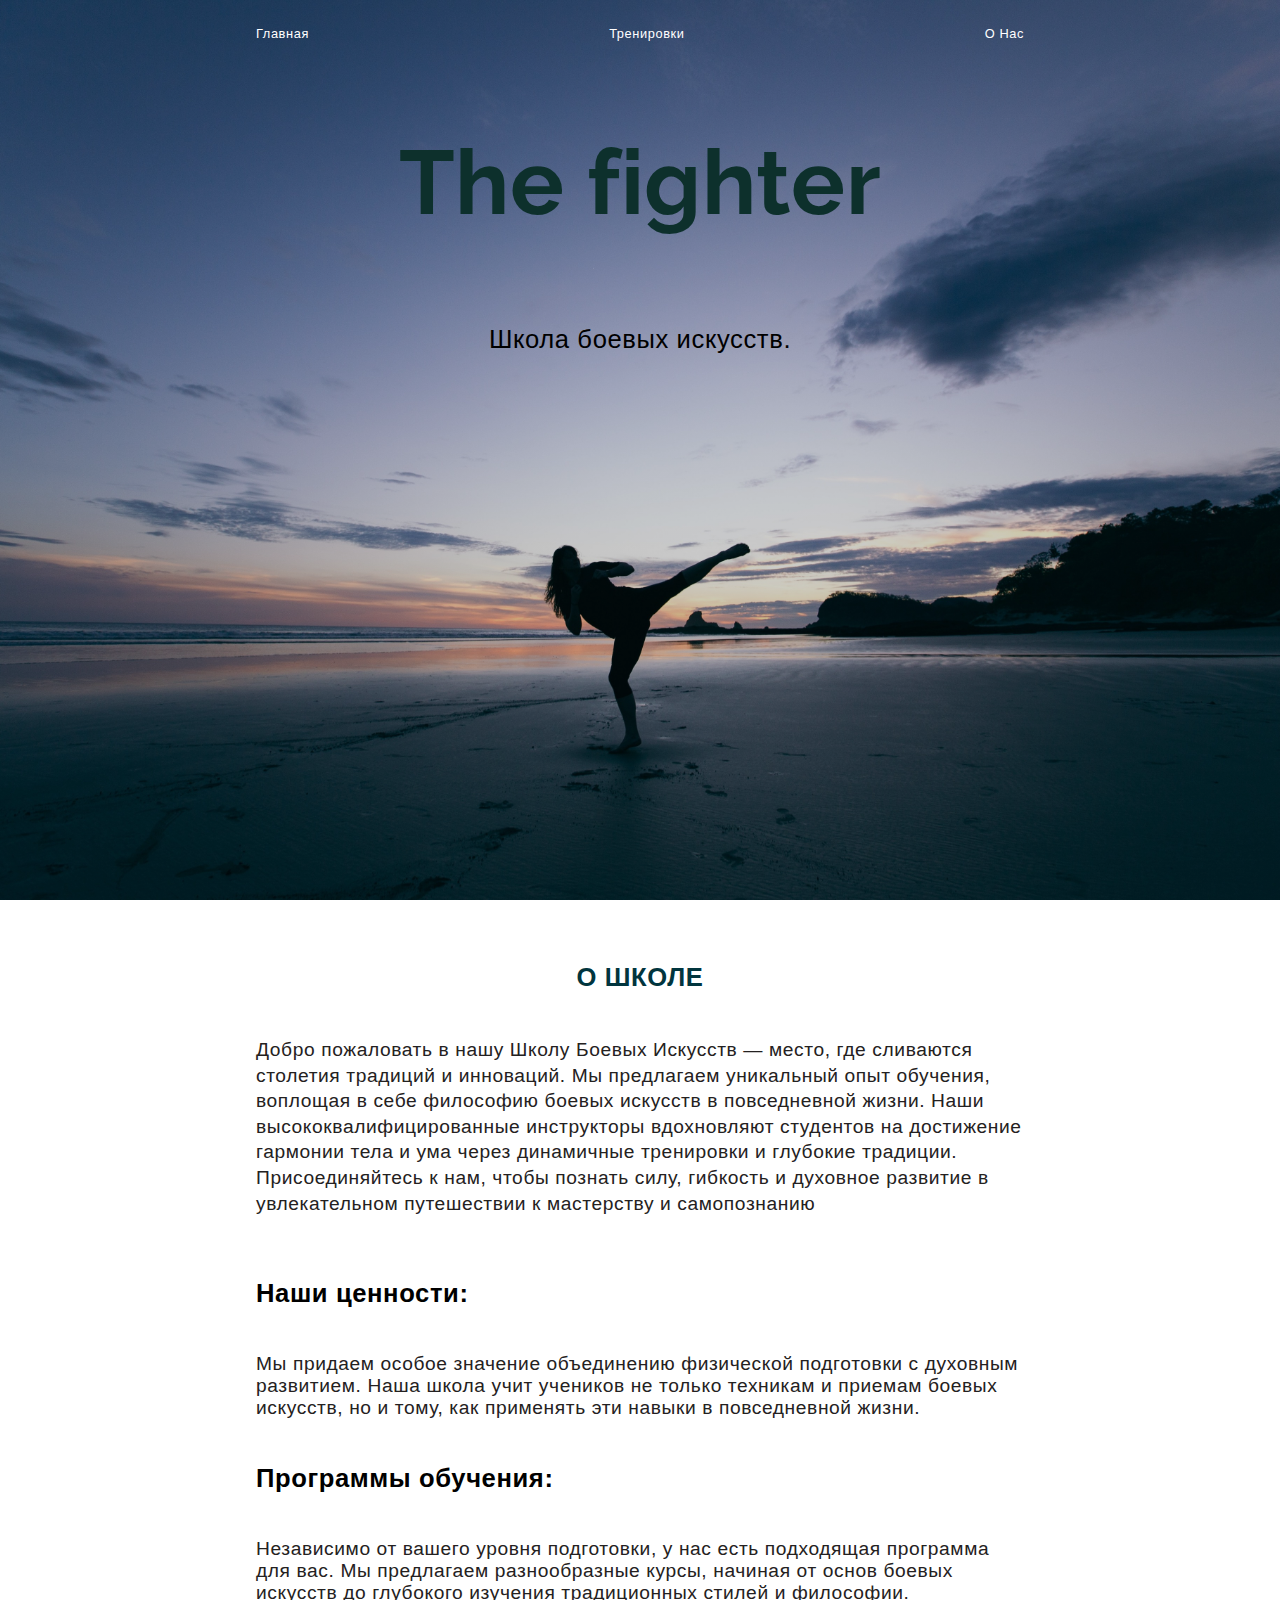
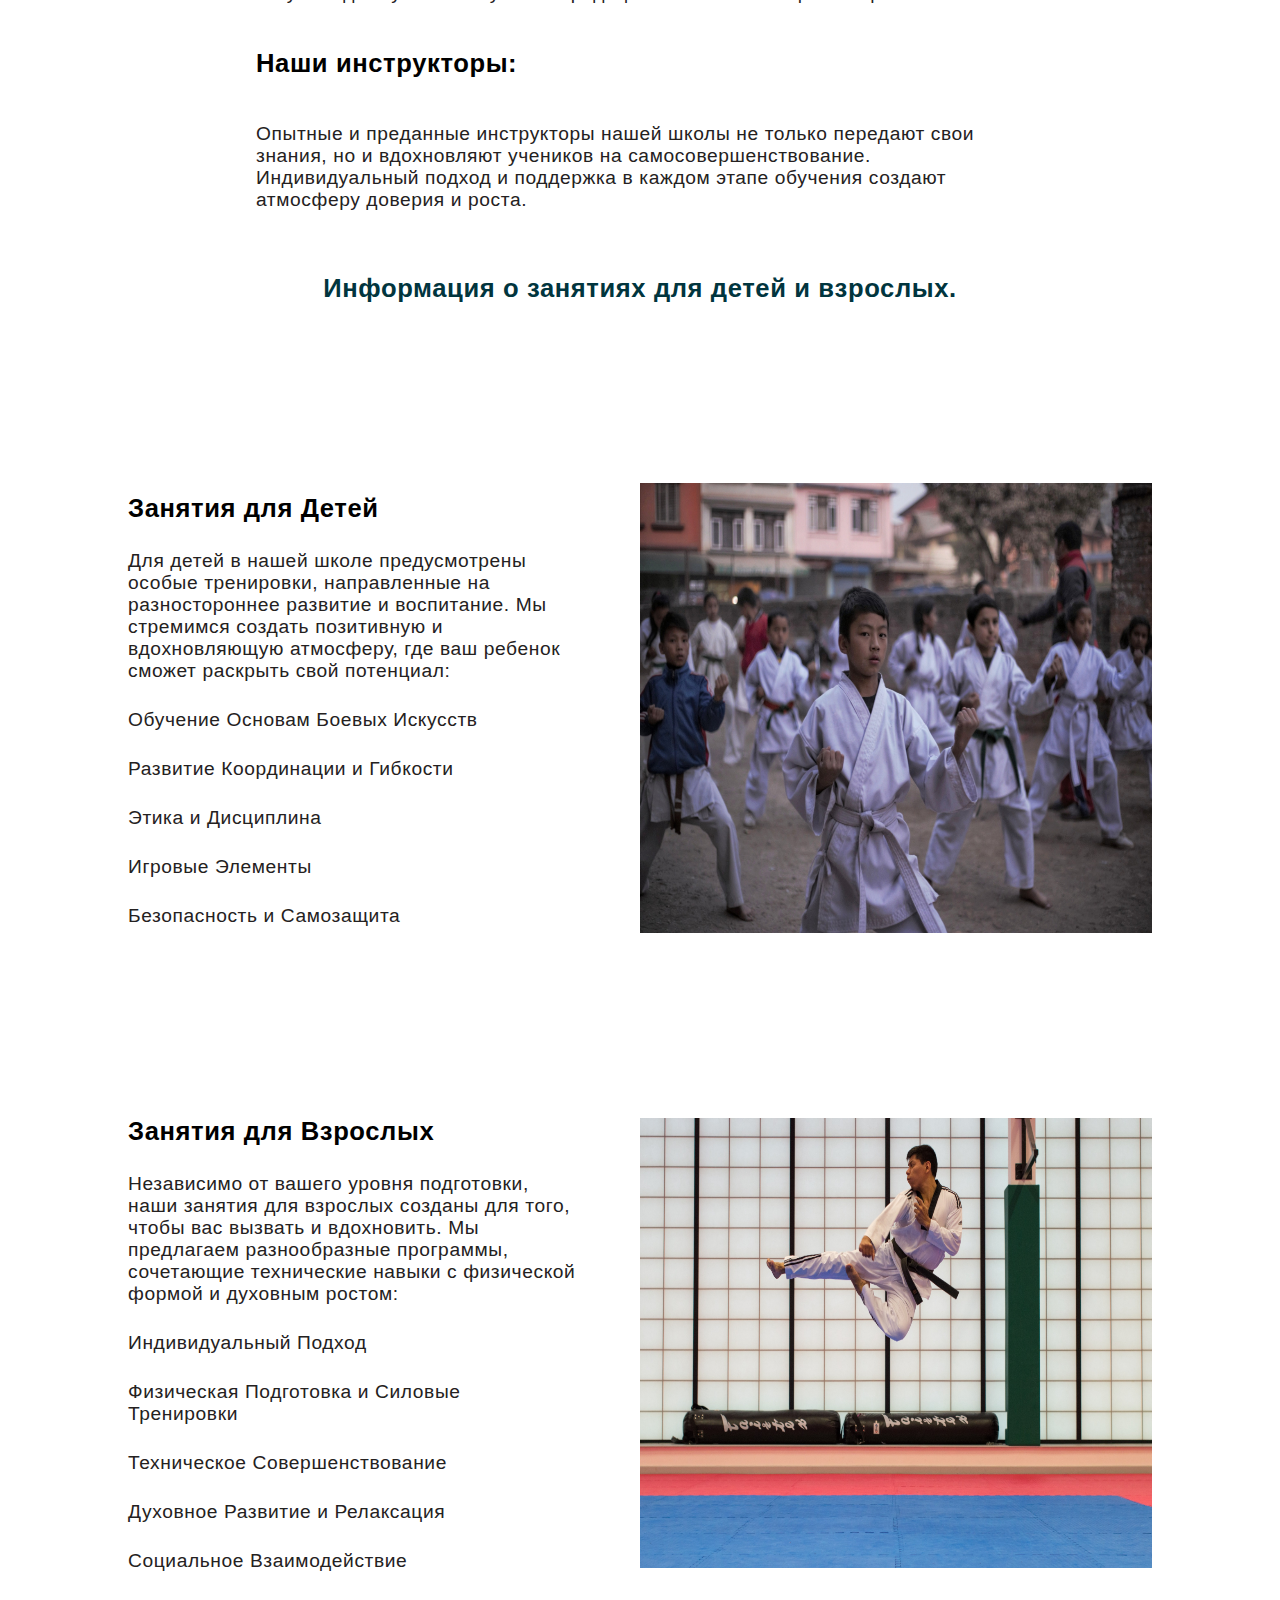
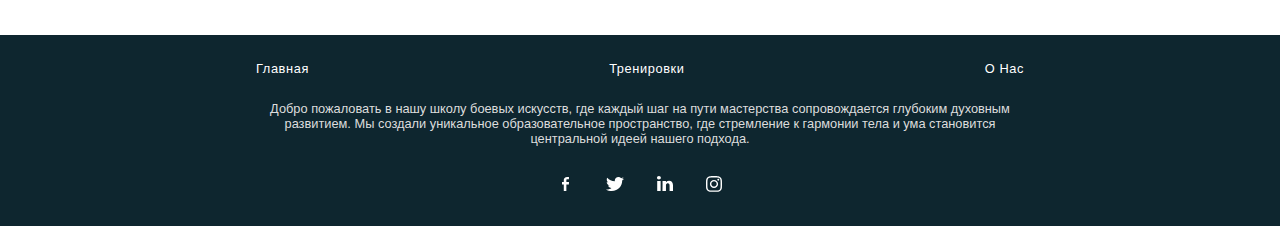
<file: index.html>
<!DOCTYPE html>
<html lang="en">
<head>
    <meta charset="UTF-8">
    <meta name="viewport" content="width=device-width, initial-scale=1.0">
    <link rel="stylesheet" href="style/reset.css">
    <link rel="stylesheet" href="style/fonts.css">
    <link rel="stylesheet" href="style/style.css">
    <title>The fighter - Школа боевых искусств.</title>
</head>
<body>
    <header>
        <nav>
            <a href="index.html">Главная</a>
            <a href="page2.html">Тренировки</a>
            <a href="page3.html">О Нас</a>
        </nav>
        <div class="header-title">
            <p>The fighter</p>
        </div>
        <div class="header-caption">
            <p>Школа боевых искусств.</p>
        </div>
    </header>
    <div class="zeno-block">
        <div class="tsugino-block">
            <div class="title">
                <p>О ШКОЛЕ</p>
            </div>
            <div class="caption">
                <p>Добро пожаловать в нашу Школу Боевых Искусств — место, где сливаются столетия традиций и инноваций. Мы предлагаем уникальный опыт обучения, воплощая в себе философию боевых искусств в повседневной жизни. Наши высококвалифицированные инструкторы вдохновляют студентов на достижение гармонии тела и ума через динамичные тренировки и глубокие традиции. Присоединяйтесь к нам, чтобы познать силу, гибкость и духовное развитие в увлекательном путешествии к мастерству и самопознанию</p>
            </div>
        </div>
    </div>
    <div class="zeno-block">
        <div class="tsugino-block">
            <div class="milk-chan">
                <p class="rustyshka">Наши ценности:</p>
                <p class="treska">Мы придаем особое значение объединению физической подготовки с духовным развитием. Наша школа учит учеников не только техникам и приемам боевых искусств, но и тому, как применять эти навыки в повседневной жизни.</p>
            </div>
        </div>
        <div class="tsugino-block">
            <div class="milk-chan">
                <p class="rustyshka">Программы обучения:</p>
                <p class="treska">Независимо от вашего уровня подготовки, у нас есть подходящая программа для вас. Мы предлагаем разнообразные курсы, начиная от основ боевых искусств до глубокого изучения традиционных стилей и философии.</p>
            </div>
        </div>
        <div class="tsugino-block">
            <div class="milk-chan">
                <p class="rustyshka">Наши инструкторы:</p>
                <p class="treska">Опытные и преданные инструкторы нашей школы не только передают свои знания, но и вдохновляют учеников на самосовершенствование. Индивидуальный подход и поддержка в каждом этапе обучения создают атмосферу доверия и роста.</p>
            </div>
        </div>
    </div>
    <div class="zeno-block" style="gap: 20vh;">
        <div class="title">
            <p>Информация о занятиях для детей и взрослых.</p>
        </div>
        <div class="text-img-block">
            <div class="text-block">
                <p class="rustyshka">Занятия для Детей</p>
                <p class="treska">Для детей в нашей школе предусмотрены особые тренировки, направленные на разностороннее развитие и воспитание. Мы стремимся создать позитивную и вдохновляющую атмосферу, где ваш ребенок сможет раскрыть свой потенциал:</p>
                <p class="treska">Обучение Основам Боевых Искусств</p>
                <p class="treska">Развитие Координации и Гибкости</p>
                <p class="treska">Этика и Дисциплина</p>
                <p class="treska">Игровые Элементы</p>
                <p class="treska">Безопасность и Самозащита</p>
            </div>
            <div class="img-block">
                <img src="img/brasil-phonk.jpg" alt="">
            </div>
        </div>
        <div class="text-img-block">
            <div class="text-block">
                <p class="rustyshka">Занятия для Взрослых</p>
                <p class="treska">Независимо от вашего уровня подготовки, наши занятия для взрослых созданы для того, чтобы вас вызвать и вдохновить. Мы предлагаем разнообразные программы, сочетающие технические навыки с физической формой и духовным ростом:</p>
                <p class="treska">Индивидуальный Подход</p>
                <p class="treska">Физическая Подготовка и Силовые Тренировки</p>
                <p class="treska">Техническое Совершенствование</p>
                <p class="treska">Духовное Развитие и Релаксация</p>
                <p class="treska">Социальное Взаимодействие</p>
            </div>
            <div class="img-block">
                <img src="img/fly.jpg" alt="">
            </div>
        </div>
    </div>
    <footer>
        <nav>
            <a href="index.html">Главная</a>
            <a href="page2.html">Тренировки</a>
            <a href="page3.html">О Нас</a>
        </nav>
        <div class="description">
            <p>Добро пожаловать в нашу школу боевых искусств, где каждый шаг на пути мастерства сопровождается глубоким духовным развитием. Мы создали уникальное образовательное пространство, где стремление к гармонии тела и ума становится центральной идеей нашего подхода.</p>
        </div>
        <div class="links">
            <a href="#"><img src="img/svg/Group 85.svg" alt=""></a>
            <a href="#"><img src="img/svg/Group 86.svg" alt=""></a>
            <a href="#"><img src="img/svg/Group 87.svg" alt=""></a>
            <a href="#"><img src="img/svg/Group 88.svg" alt=""></a>
            
        </div>
    </footer>
</body>
</html>
</file>
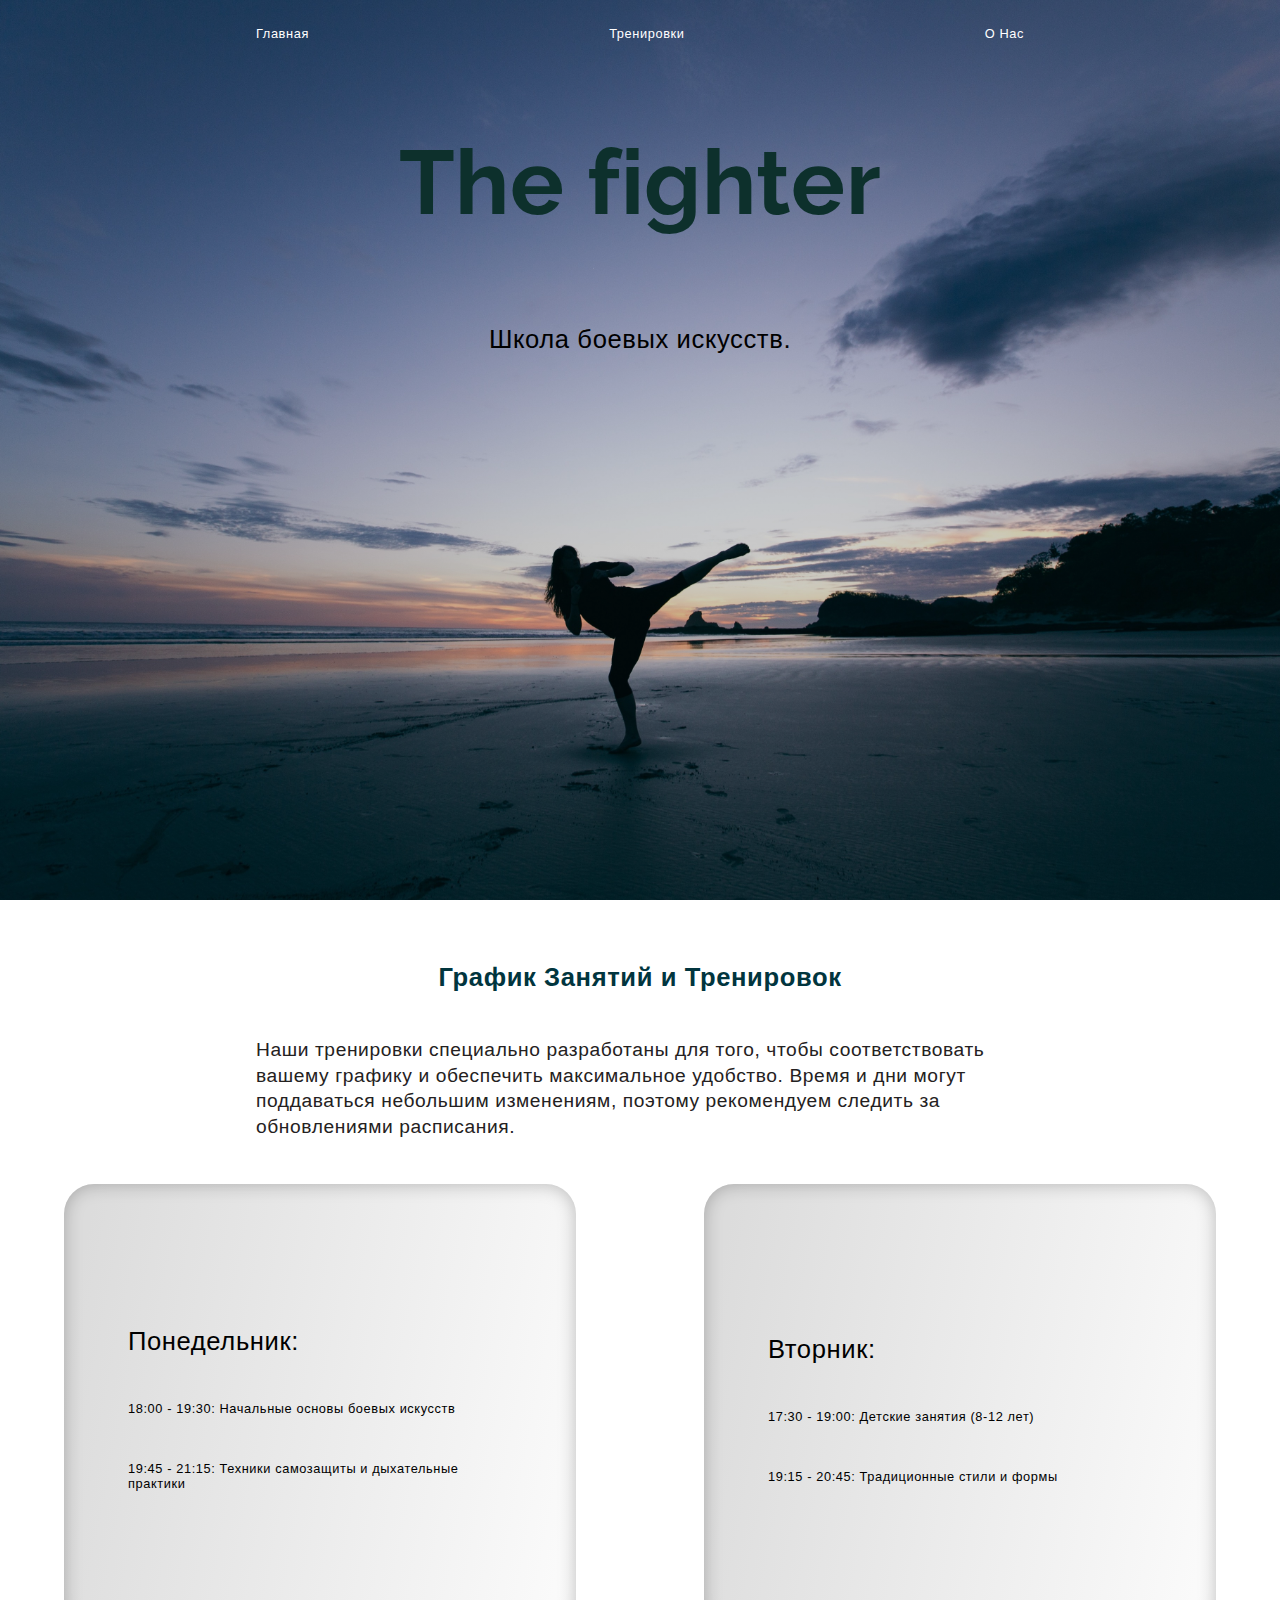
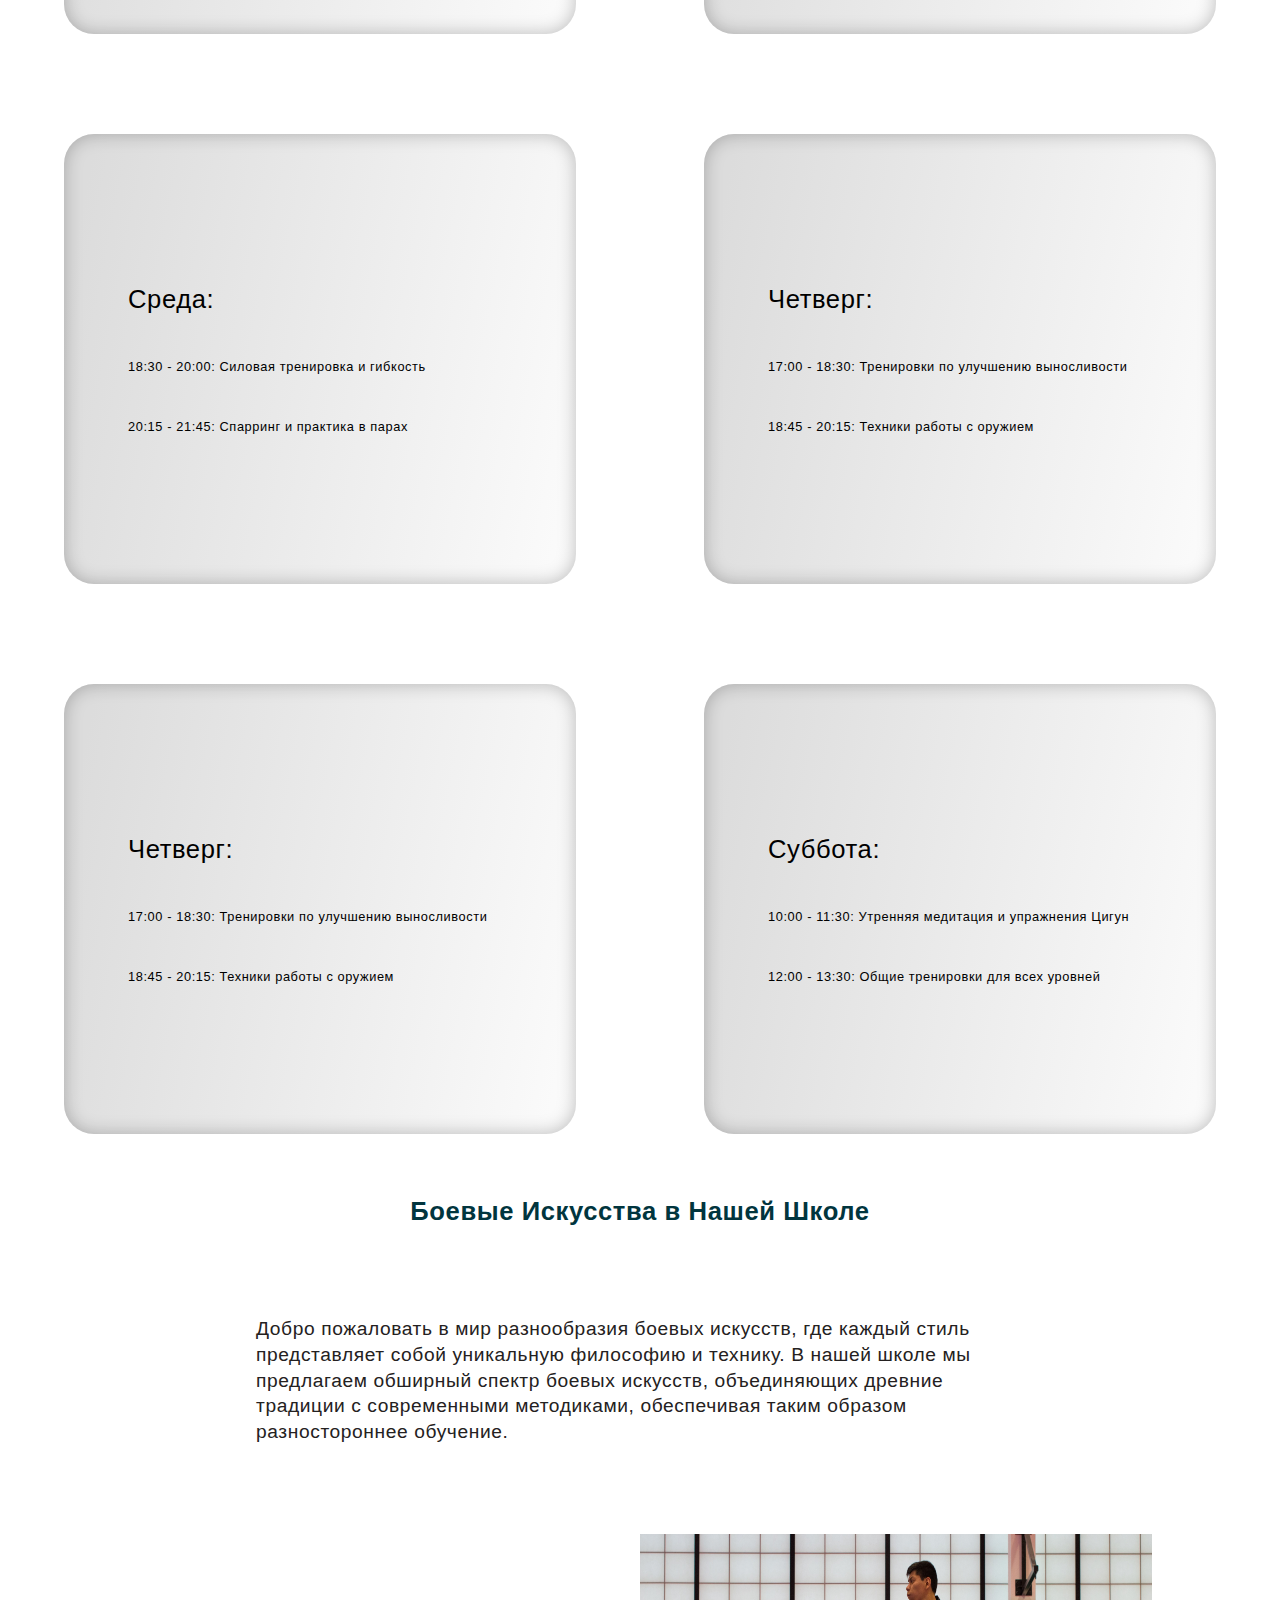
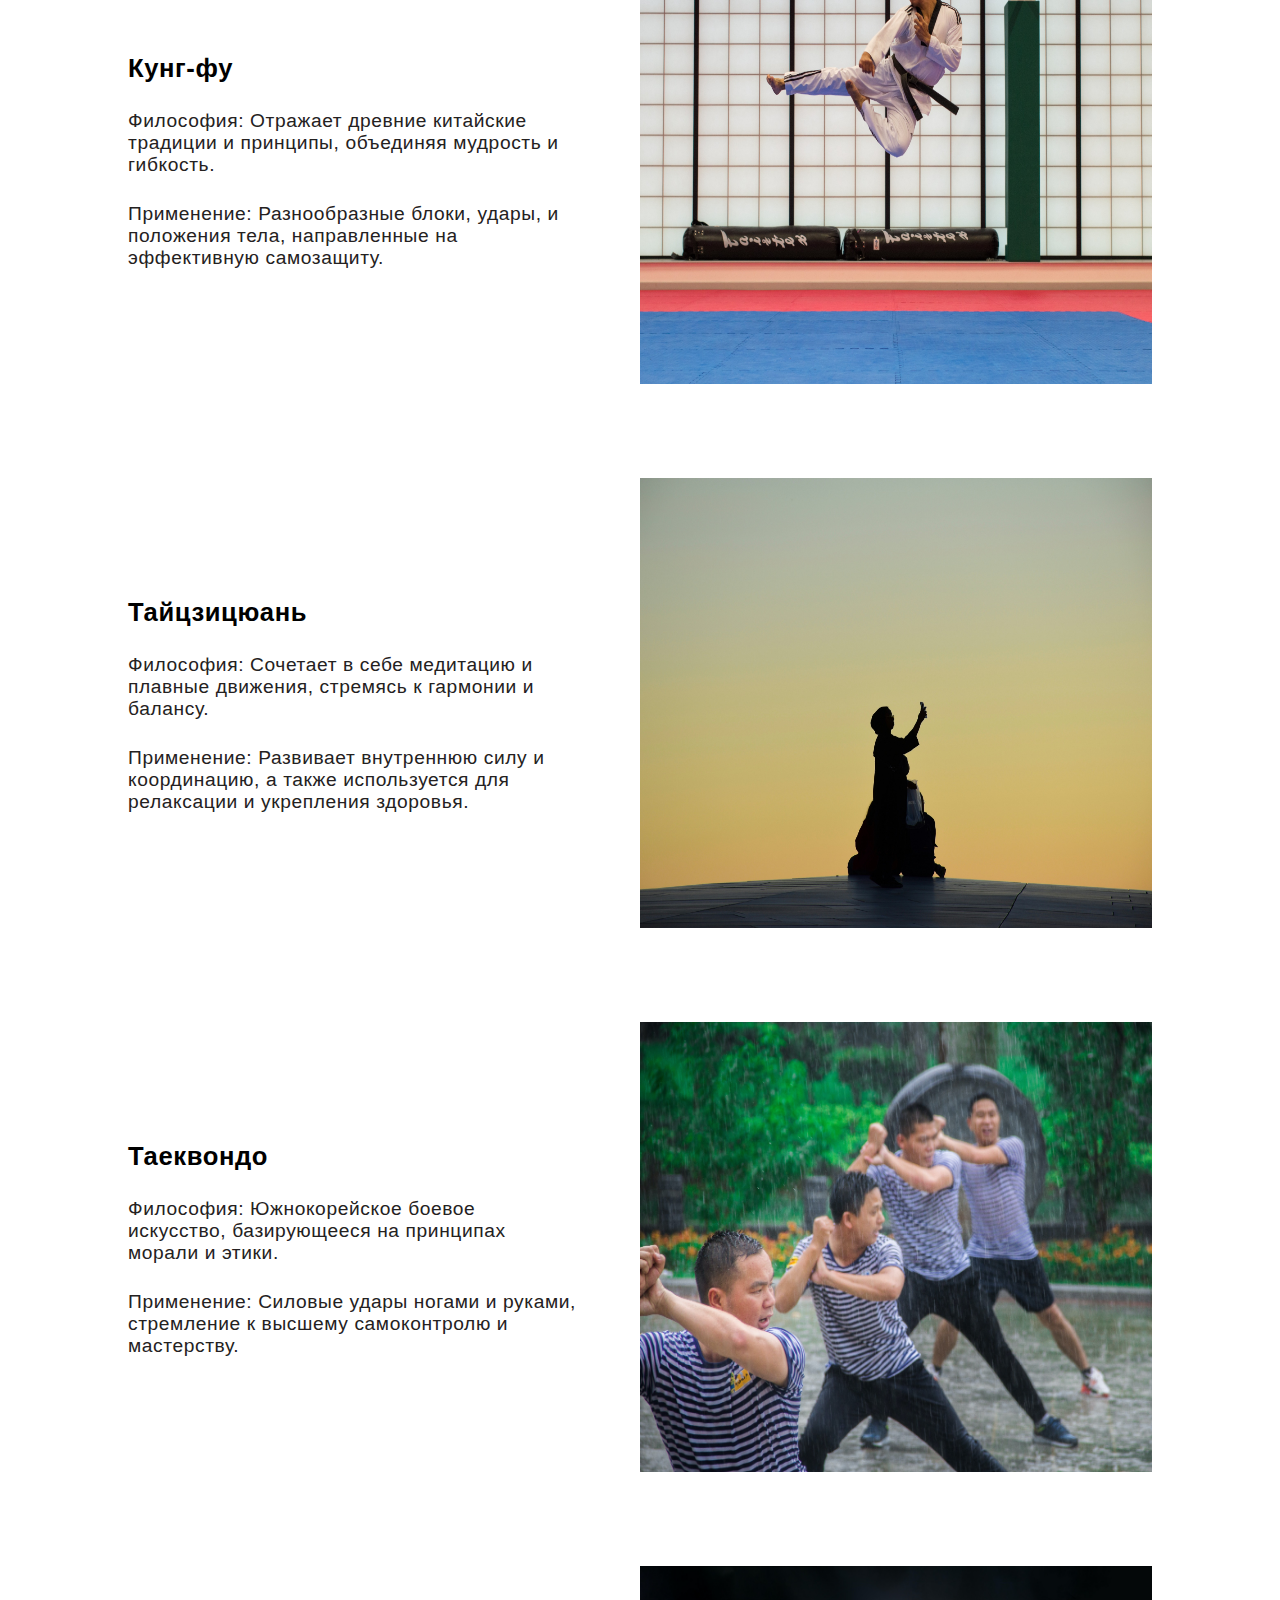
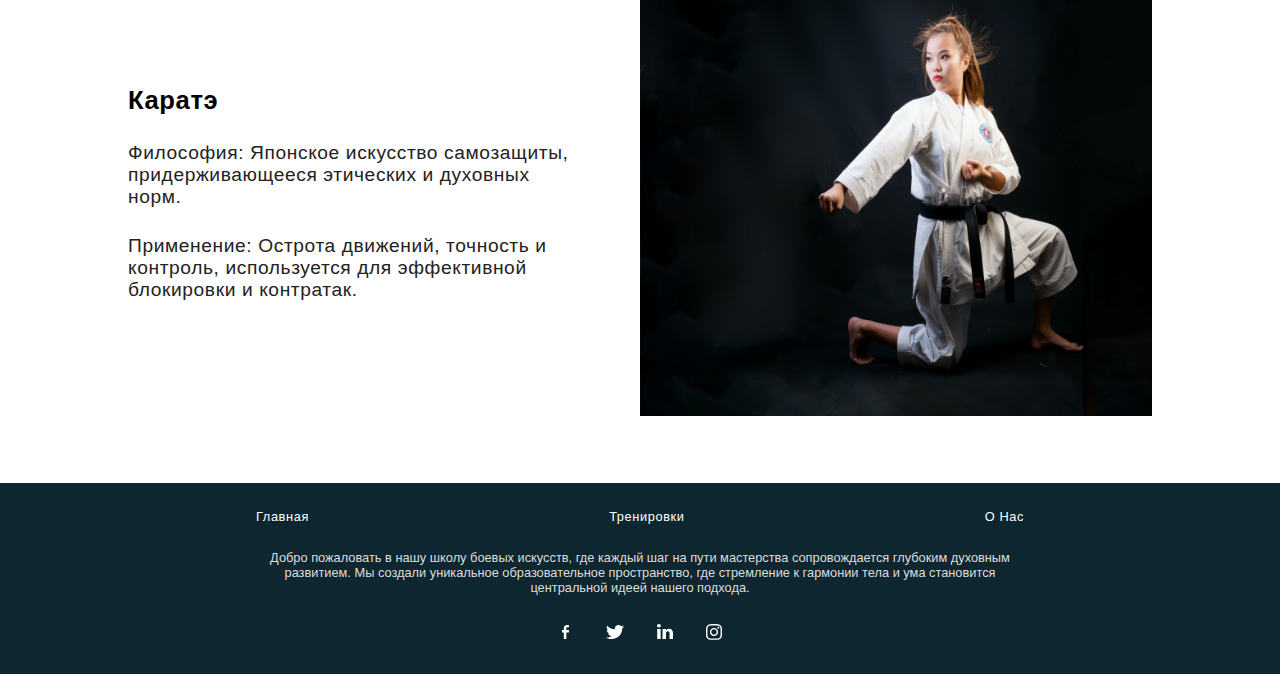
<file: page2.html>
<!DOCTYPE html>
<html lang="en">
<head>
    <meta charset="UTF-8">
    <meta name="viewport" content="width=device-width, initial-scale=1.0">
    <link rel="stylesheet" href="style/reset.css">
    <link rel="stylesheet" href="style/fonts.css">
    <link rel="stylesheet" href="style/style.css">
    <title>The fighter - Тренировоки.</title>
</head>
<body>
    <header>
        <nav>
            <a href="index.html">Главная</a>
            <a href="page2.html">Тренировки</a>
            <a href="page3.html">О Нас</a>
        </nav>
        <div class="header-title">
            <p>The fighter</p>
        </div>
        <div class="header-caption">
            <p>Школа боевых искусств.</p>
        </div>
    </header>
    

    <div class="zeno-block">
        <div class="title">
            <p>График Занятий и Тренировок</p>
        </div>
        <div class="caption">
            <p>Наши тренировки специально разработаны для того, чтобы соответствовать вашему графику и обеспечить максимальное удобство. Время и дни могут поддаваться небольшим изменениям, поэтому рекомендуем следить за обновлениями расписания.</p>
        </div>
        
        <div class="zeno-flex">
            <section>
                <p class="rustyshka">Понедельник:</p>
                <p class="treska">18:00 - 19:30: Начальные основы боевых искусств</p>
                <p class="treska">19:45 - 21:15: Техники самозащиты и дыхательные практики</p>
            </section>
            <section>
                <p class="rustyshka">Вторник:</p>
                <p class="treska">17:30 - 19:00: Детские занятия (8-12 лет)</p>
                <p class="treska">19:15 - 20:45: Традиционные стили и формы</p>
            </section>
            <section>
                <p class="rustyshka">Среда:</p>
                <p class="treska">18:30 - 20:00: Силовая тренировка и гибкость</p>
                <p class="treska">20:15 - 21:45: Спарринг и практика в парах</p>
            </section>
            <section>
                <p class="rustyshka">Четверг:</p>
                <p class="treska">17:00 - 18:30: Тренировки по улучшению выносливости</p>
                <p class="treska">18:45 - 20:15: Техники работы с оружием</p>
            </section>
            <section>
                <p class="rustyshka">Четверг:</p>
                <p class="treska">17:00 - 18:30: Тренировки по улучшению выносливости</p>
                <p class="treska">18:45 - 20:15: Техники работы с оружием</p>
            </section>
            <section>
                <p class="rustyshka">Суббота:</p>
                <p class="treska">10:00 - 11:30: Утренняя медитация и упражнения Цигун</p>
                <p class="treska">12:00 - 13:30: Общие тренировки для всех уровней</p>
            </section>
            
        </div>
    </div>


    <div class="zeno-block" style="gap: 10vh;">
        <div class="title">
            <p>Боевые Искусства в Нашей Школе</p>
        </div>
        <div class="caption">
            <p>Добро пожаловать в мир разнообразия боевых искусств, где каждый стиль представляет собой уникальную философию и технику. В нашей школе мы предлагаем обширный спектр боевых искусств, объединяющих древние традиции с современными методиками, обеспечивая таким образом разностороннее обучение.</p>
        </div>
        <div class="text-img-block">
            <div class="text-block">
                <p class="rustyshka">Кунг-фу</p>
                <p class="treska">Философия: Отражает древние китайские традиции и принципы, объединяя мудрость и гибкость.</p>
                <p class="treska">Применение: Разнообразные блоки, удары, и положения тела, направленные на эффективную самозащиту.</p>
            </div>
            <div class="img-block">
                <img src="img/fly.jpg" alt="">
            </div>
        </div>
        <div class="text-img-block">
            <div class="text-block">
                <p class="rustyshka">Тайцзицюань</p>
                <p class="treska">Философия: Сочетает в себе медитацию и плавные движения, стремясь к гармонии и балансу.</p>
                <p class="treska">Применение: Развивает внутреннюю силу и координацию, а также используется для релаксации и укрепления здоровья.</p>
            </div>
            <div class="img-block">
                <img src="img/c0abad4ce43f775b6744c43915ffebe0.jpg" alt="">
            </div>
        </div>
        <div class="text-img-block">
            <div class="text-block">
                <p class="rustyshka">Таеквондо</p>
                <p class="treska">Философия: Южнокорейское боевое искусство, базирующееся на принципах морали и этики.</p>
                <p class="treska">Применение: Силовые удары ногами и руками, стремление к высшему самоконтролю и мастерству.</p>
            </div>
            <div class="img-block">
                <img src="img/0fcc8b89bf314ef5a6da969d6ecf7949.jpg" alt="">
            </div>
        </div>
        <div class="text-img-block">
            <div class="text-block">
                <p class="rustyshka">Каратэ</p>
                <p class="treska">Философия: Японское искусство самозащиты, придерживающееся этических и духовных норм.</p>
                <p class="treska">Применение: Острота движений, точность и контроль, используется для эффективной блокировки и контратак.</p>
            </div>
            <div class="img-block">
                <img src="img/28d53f2da864467ede1ba0fce3608fb5.jpg" alt="">
            </div>
        </div>
        
    </div>
    <footer>
        <nav>
            <a href="index.html">Главная</a>
            <a href="page2.html">Тренировки</a>
            <a href="page3.html">О Нас</a>
        </nav>
        <div class="description">
            <p>Добро пожаловать в нашу школу боевых искусств, где каждый шаг на пути мастерства сопровождается глубоким духовным развитием. Мы создали уникальное образовательное пространство, где стремление к гармонии тела и ума становится центральной идеей нашего подхода.</p>
        </div>
        <div class="links">
            <a href="#"><img src="img/svg/Group 85.svg" alt=""></a>
            <a href="#"><img src="img/svg/Group 86.svg" alt=""></a>
            <a href="#"><img src="img/svg/Group 87.svg" alt=""></a>
            <a href="#"><img src="img/svg/Group 88.svg" alt=""></a>
            
        </div>
    </footer>
</body>
</html>
</file>
<file: style/fonts.css>
/* roboto-condensed-100 - cyrillic_latin */
@font-face {
    font-display: swap; /* Check https://developer.mozilla.org/en-US/docs/Web/CSS/@font-face/font-display for other options. */
    font-family: 'Roboto Condensed';
    font-style: normal;
    font-weight: 100;
    src: url('../fonts/roboto-condensed-v27-cyrillic_latin-100.woff2') format('woff2'); /* Chrome 36+, Opera 23+, Firefox 39+, Safari 12+, iOS 10+ */
  }
  /* roboto-condensed-100italic - cyrillic_latin */
  @font-face {
    font-display: swap; /* Check https://developer.mozilla.org/en-US/docs/Web/CSS/@font-face/font-display for other options. */
    font-family: 'Roboto Condensed';
    font-style: italic;
    font-weight: 100;
    src: url('../fonts/roboto-condensed-v27-cyrillic_latin-100italic.woff2') format('woff2'); /* Chrome 36+, Opera 23+, Firefox 39+, Safari 12+, iOS 10+ */
  }
  /* roboto-condensed-200 - cyrillic_latin */
  @font-face {
    font-display: swap; /* Check https://developer.mozilla.org/en-US/docs/Web/CSS/@font-face/font-display for other options. */
    font-family: 'Roboto Condensed';
    font-style: normal;
    font-weight: 200;
    src: url('../fonts/roboto-condensed-v27-cyrillic_latin-200.woff2') format('woff2'); /* Chrome 36+, Opera 23+, Firefox 39+, Safari 12+, iOS 10+ */
  }
  /* roboto-condensed-200italic - cyrillic_latin */
  @font-face {
    font-display: swap; /* Check https://developer.mozilla.org/en-US/docs/Web/CSS/@font-face/font-display for other options. */
    font-family: 'Roboto Condensed';
    font-style: italic;
    font-weight: 200;
    src: url('../fonts/roboto-condensed-v27-cyrillic_latin-200italic.woff2') format('woff2'); /* Chrome 36+, Opera 23+, Firefox 39+, Safari 12+, iOS 10+ */
  }
  /* roboto-condensed-300 - cyrillic_latin */
  @font-face {
    font-display: swap; /* Check https://developer.mozilla.org/en-US/docs/Web/CSS/@font-face/font-display for other options. */
    font-family: 'Roboto Condensed';
    font-style: normal;
    font-weight: 300;
    src: url('../fonts/roboto-condensed-v27-cyrillic_latin-300.woff2') format('woff2'); /* Chrome 36+, Opera 23+, Firefox 39+, Safari 12+, iOS 10+ */
  }
  /* roboto-condensed-300italic - cyrillic_latin */
  @font-face {
    font-display: swap; /* Check https://developer.mozilla.org/en-US/docs/Web/CSS/@font-face/font-display for other options. */
    font-family: 'Roboto Condensed';
    font-style: italic;
    font-weight: 300;
    src: url('../fonts/roboto-condensed-v27-cyrillic_latin-300italic.woff2') format('woff2'); /* Chrome 36+, Opera 23+, Firefox 39+, Safari 12+, iOS 10+ */
  }
  /* roboto-condensed-regular - cyrillic_latin */
  @font-face {
    font-display: swap; /* Check https://developer.mozilla.org/en-US/docs/Web/CSS/@font-face/font-display for other options. */
    font-family: 'Roboto Condensed';
    font-style: normal;
    font-weight: 400;
    src: url('../fonts/roboto-condensed-v27-cyrillic_latin-regular.woff2') format('woff2'); /* Chrome 36+, Opera 23+, Firefox 39+, Safari 12+, iOS 10+ */
  }
  /* roboto-condensed-italic - cyrillic_latin */
  @font-face {
    font-display: swap; /* Check https://developer.mozilla.org/en-US/docs/Web/CSS/@font-face/font-display for other options. */
    font-family: 'Roboto Condensed';
    font-style: italic;
    font-weight: 400;
    src: url('../fonts/roboto-condensed-v27-cyrillic_latin-italic.woff2') format('woff2'); /* Chrome 36+, Opera 23+, Firefox 39+, Safari 12+, iOS 10+ */
  }
  /* roboto-condensed-500 - cyrillic_latin */
  @font-face {
    font-display: swap; /* Check https://developer.mozilla.org/en-US/docs/Web/CSS/@font-face/font-display for other options. */
    font-family: 'Roboto Condensed';
    font-style: normal;
    font-weight: 500;
    src: url('../fonts/roboto-condensed-v27-cyrillic_latin-500.woff2') format('woff2'); /* Chrome 36+, Opera 23+, Firefox 39+, Safari 12+, iOS 10+ */
  }
  /* roboto-condensed-500italic - cyrillic_latin */
  @font-face {
    font-display: swap; /* Check https://developer.mozilla.org/en-US/docs/Web/CSS/@font-face/font-display for other options. */
    font-family: 'Roboto Condensed';
    font-style: italic;
    font-weight: 500;
    src: url('../fonts/roboto-condensed-v27-cyrillic_latin-500italic.woff2') format('woff2'); /* Chrome 36+, Opera 23+, Firefox 39+, Safari 12+, iOS 10+ */
  }
  /* roboto-condensed-600 - cyrillic_latin */
  @font-face {
    font-display: swap; /* Check https://developer.mozilla.org/en-US/docs/Web/CSS/@font-face/font-display for other options. */
    font-family: 'Roboto Condensed';
    font-style: normal;
    font-weight: 600;
    src: url('../fonts/roboto-condensed-v27-cyrillic_latin-600.woff2') format('woff2'); /* Chrome 36+, Opera 23+, Firefox 39+, Safari 12+, iOS 10+ */
  }
  /* roboto-condensed-600italic - cyrillic_latin */
  @font-face {
    font-display: swap; /* Check https://developer.mozilla.org/en-US/docs/Web/CSS/@font-face/font-display for other options. */
    font-family: 'Roboto Condensed';
    font-style: italic;
    font-weight: 600;
    src: url('../fonts/roboto-condensed-v27-cyrillic_latin-600italic.woff2') format('woff2'); /* Chrome 36+, Opera 23+, Firefox 39+, Safari 12+, iOS 10+ */
  }
  /* roboto-condensed-700 - cyrillic_latin */
  @font-face {
    font-display: swap; /* Check https://developer.mozilla.org/en-US/docs/Web/CSS/@font-face/font-display for other options. */
    font-family: 'Roboto Condensed';
    font-style: normal;
    font-weight: 700;
    src: url('../fonts/roboto-condensed-v27-cyrillic_latin-700.woff2') format('woff2'); /* Chrome 36+, Opera 23+, Firefox 39+, Safari 12+, iOS 10+ */
  }
  /* roboto-condensed-700italic - cyrillic_latin */
  @font-face {
    font-display: swap; /* Check https://developer.mozilla.org/en-US/docs/Web/CSS/@font-face/font-display for other options. */
    font-family: 'Roboto Condensed';
    font-style: italic;
    font-weight: 700;
    src: url('../fonts/roboto-condensed-v27-cyrillic_latin-700italic.woff2') format('woff2'); /* Chrome 36+, Opera 23+, Firefox 39+, Safari 12+, iOS 10+ */
  }
  /* roboto-condensed-800 - cyrillic_latin */
  @font-face {
    font-display: swap; /* Check https://developer.mozilla.org/en-US/docs/Web/CSS/@font-face/font-display for other options. */
    font-family: 'Roboto Condensed';
    font-style: normal;
    font-weight: 800;
    src: url('../fonts/roboto-condensed-v27-cyrillic_latin-800.woff2') format('woff2'); /* Chrome 36+, Opera 23+, Firefox 39+, Safari 12+, iOS 10+ */
  }
  /* roboto-condensed-800italic - cyrillic_latin */
  @font-face {
    font-display: swap; /* Check https://developer.mozilla.org/en-US/docs/Web/CSS/@font-face/font-display for other options. */
    font-family: 'Roboto Condensed';
    font-style: italic;
    font-weight: 800;
    src: url('../fonts/roboto-condensed-v27-cyrillic_latin-800italic.woff2') format('woff2'); /* Chrome 36+, Opera 23+, Firefox 39+, Safari 12+, iOS 10+ */
  }
  /* roboto-condensed-900 - cyrillic_latin */
  @font-face {
    font-display: swap; /* Check https://developer.mozilla.org/en-US/docs/Web/CSS/@font-face/font-display for other options. */
    font-family: 'Roboto Condensed';
    font-style: normal;
    font-weight: 900;
    src: url('../fonts/roboto-condensed-v27-cyrillic_latin-900.woff2') format('woff2'); /* Chrome 36+, Opera 23+, Firefox 39+, Safari 12+, iOS 10+ */
  }
  /* roboto-condensed-900italic - cyrillic_latin */
  @font-face {
    font-display: swap; /* Check https://developer.mozilla.org/en-US/docs/Web/CSS/@font-face/font-display for other options. */
    font-family: 'Roboto Condensed';
    font-style: italic;
    font-weight: 900;
    src: url('../fonts/roboto-condensed-v27-cyrillic_latin-900italic.woff2') format('woff2'); /* Chrome 36+, Opera 23+, Firefox 39+, Safari 12+, iOS 10+ */
  }


  /* raleway-100 - cyrillic_latin */
@font-face {
  font-display: swap; /* Check https://developer.mozilla.org/en-US/docs/Web/CSS/@font-face/font-display for other options. */
  font-family: 'Raleway';
  font-style: normal;
  font-weight: 100;
  src: url('../fonts/raleway-v29-cyrillic_latin-100.woff2') format('woff2'); /* Chrome 36+, Opera 23+, Firefox 39+, Safari 12+, iOS 10+ */
}
/* raleway-100italic - cyrillic_latin */
@font-face {
  font-display: swap; /* Check https://developer.mozilla.org/en-US/docs/Web/CSS/@font-face/font-display for other options. */
  font-family: 'Raleway';
  font-style: italic;
  font-weight: 100;
  src: url('../fonts/raleway-v29-cyrillic_latin-100italic.woff2') format('woff2'); /* Chrome 36+, Opera 23+, Firefox 39+, Safari 12+, iOS 10+ */
}
/* raleway-200 - cyrillic_latin */
@font-face {
  font-display: swap; /* Check https://developer.mozilla.org/en-US/docs/Web/CSS/@font-face/font-display for other options. */
  font-family: 'Raleway';
  font-style: normal;
  font-weight: 200;
  src: url('../fonts/raleway-v29-cyrillic_latin-200.woff2') format('woff2'); /* Chrome 36+, Opera 23+, Firefox 39+, Safari 12+, iOS 10+ */
}
/* raleway-200italic - cyrillic_latin */
@font-face {
  font-display: swap; /* Check https://developer.mozilla.org/en-US/docs/Web/CSS/@font-face/font-display for other options. */
  font-family: 'Raleway';
  font-style: italic;
  font-weight: 200;
  src: url('../fonts/raleway-v29-cyrillic_latin-200italic.woff2') format('woff2'); /* Chrome 36+, Opera 23+, Firefox 39+, Safari 12+, iOS 10+ */
}
/* raleway-300 - cyrillic_latin */
@font-face {
  font-display: swap; /* Check https://developer.mozilla.org/en-US/docs/Web/CSS/@font-face/font-display for other options. */
  font-family: 'Raleway';
  font-style: normal;
  font-weight: 300;
  src: url('../fonts/raleway-v29-cyrillic_latin-300.woff2') format('woff2'); /* Chrome 36+, Opera 23+, Firefox 39+, Safari 12+, iOS 10+ */
}
/* raleway-300italic - cyrillic_latin */
@font-face {
  font-display: swap; /* Check https://developer.mozilla.org/en-US/docs/Web/CSS/@font-face/font-display for other options. */
  font-family: 'Raleway';
  font-style: italic;
  font-weight: 300;
  src: url('../fonts/raleway-v29-cyrillic_latin-300italic.woff2') format('woff2'); /* Chrome 36+, Opera 23+, Firefox 39+, Safari 12+, iOS 10+ */
}
/* raleway-regular - cyrillic_latin */
@font-face {
  font-display: swap; /* Check https://developer.mozilla.org/en-US/docs/Web/CSS/@font-face/font-display for other options. */
  font-family: 'Raleway';
  font-style: normal;
  font-weight: 400;
  src: url('../fonts/raleway-v29-cyrillic_latin-regular.woff2') format('woff2'); /* Chrome 36+, Opera 23+, Firefox 39+, Safari 12+, iOS 10+ */
}
/* raleway-italic - cyrillic_latin */
@font-face {
  font-display: swap; /* Check https://developer.mozilla.org/en-US/docs/Web/CSS/@font-face/font-display for other options. */
  font-family: 'Raleway';
  font-style: italic;
  font-weight: 400;
  src: url('../fonts/raleway-v29-cyrillic_latin-italic.woff2') format('woff2'); /* Chrome 36+, Opera 23+, Firefox 39+, Safari 12+, iOS 10+ */
}
/* raleway-500 - cyrillic_latin */
@font-face {
  font-display: swap; /* Check https://developer.mozilla.org/en-US/docs/Web/CSS/@font-face/font-display for other options. */
  font-family: 'Raleway';
  font-style: normal;
  font-weight: 500;
  src: url('../fonts/raleway-v29-cyrillic_latin-500.woff2') format('woff2'); /* Chrome 36+, Opera 23+, Firefox 39+, Safari 12+, iOS 10+ */
}
/* raleway-500italic - cyrillic_latin */
@font-face {
  font-display: swap; /* Check https://developer.mozilla.org/en-US/docs/Web/CSS/@font-face/font-display for other options. */
  font-family: 'Raleway';
  font-style: italic;
  font-weight: 500;
  src: url('../fonts/raleway-v29-cyrillic_latin-500italic.woff2') format('woff2'); /* Chrome 36+, Opera 23+, Firefox 39+, Safari 12+, iOS 10+ */
}
/* raleway-600 - cyrillic_latin */
@font-face {
  font-display: swap; /* Check https://developer.mozilla.org/en-US/docs/Web/CSS/@font-face/font-display for other options. */
  font-family: 'Raleway';
  font-style: normal;
  font-weight: 600;
  src: url('../fonts/raleway-v29-cyrillic_latin-600.woff2') format('woff2'); /* Chrome 36+, Opera 23+, Firefox 39+, Safari 12+, iOS 10+ */
}
/* raleway-600italic - cyrillic_latin */
@font-face {
  font-display: swap; /* Check https://developer.mozilla.org/en-US/docs/Web/CSS/@font-face/font-display for other options. */
  font-family: 'Raleway';
  font-style: italic;
  font-weight: 600;
  src: url('../fonts/raleway-v29-cyrillic_latin-600italic.woff2') format('woff2'); /* Chrome 36+, Opera 23+, Firefox 39+, Safari 12+, iOS 10+ */
}
/* raleway-700 - cyrillic_latin */
@font-face {
  font-display: swap; /* Check https://developer.mozilla.org/en-US/docs/Web/CSS/@font-face/font-display for other options. */
  font-family: 'Raleway';
  font-style: normal;
  font-weight: 700;
  src: url('../fonts/raleway-v29-cyrillic_latin-700.woff2') format('woff2'); /* Chrome 36+, Opera 23+, Firefox 39+, Safari 12+, iOS 10+ */
}
/* raleway-700italic - cyrillic_latin */
@font-face {
  font-display: swap; /* Check https://developer.mozilla.org/en-US/docs/Web/CSS/@font-face/font-display for other options. */
  font-family: 'Raleway';
  font-style: italic;
  font-weight: 700;
  src: url('../fonts/raleway-v29-cyrillic_latin-700italic.woff2') format('woff2'); /* Chrome 36+, Opera 23+, Firefox 39+, Safari 12+, iOS 10+ */
}
/* raleway-800 - cyrillic_latin */
@font-face {
  font-display: swap; /* Check https://developer.mozilla.org/en-US/docs/Web/CSS/@font-face/font-display for other options. */
  font-family: 'Raleway';
  font-style: normal;
  font-weight: 800;
  src: url('../fonts/raleway-v29-cyrillic_latin-800.woff2') format('woff2'); /* Chrome 36+, Opera 23+, Firefox 39+, Safari 12+, iOS 10+ */
}
/* raleway-800italic - cyrillic_latin */
@font-face {
  font-display: swap; /* Check https://developer.mozilla.org/en-US/docs/Web/CSS/@font-face/font-display for other options. */
  font-family: 'Raleway';
  font-style: italic;
  font-weight: 800;
  src: url('../fonts/raleway-v29-cyrillic_latin-800italic.woff2') format('woff2'); /* Chrome 36+, Opera 23+, Firefox 39+, Safari 12+, iOS 10+ */
}
/* raleway-900 - cyrillic_latin */
@font-face {
  font-display: swap; /* Check https://developer.mozilla.org/en-US/docs/Web/CSS/@font-face/font-display for other options. */
  font-family: 'Raleway';
  font-style: normal;
  font-weight: 900;
  src: url('../fonts/raleway-v29-cyrillic_latin-900.woff2') format('woff2'); /* Chrome 36+, Opera 23+, Firefox 39+, Safari 12+, iOS 10+ */
}
/* raleway-900italic - cyrillic_latin */
@font-face {
  font-display: swap; /* Check https://developer.mozilla.org/en-US/docs/Web/CSS/@font-face/font-display for other options. */
  font-family: 'Raleway';
  font-style: italic;
  font-weight: 900;
  src: url('../fonts/raleway-v29-cyrillic_latin-900italic.woff2') format('woff2'); /* Chrome 36+, Opera 23+, Firefox 39+, Safari 12+, iOS 10+ */
}
</file>
<file: style/style.css>
a:hover{
    opacity: 0.8;
}

header{
    width: 100vw;
    height: 100vh;
    background: linear-gradient(0deg, rgba(0, 0, 0, 0.20) 0%, rgba(0, 0, 0, 0.20) 100%), url(../img/header-bg.png), lightgray 50% / cover no-repeat;
    background-position: center;
    background-repeat: no-repeat;
    background-size: cover;
}

header nav{
    display: flex;
    justify-content: space-between;
    align-items: flex-start;
    padding: 2vw 20vw;
}

header nav a{
    color: #FFF;
    font-family: Arial, Helvetica, sans-serif;
    font-size: 1vw;
    font-style: normal;
    font-weight: 400;
    line-height: normal;
    letter-spacing: 0.6px;
}

header .header-title{
    display: flex;
    justify-content: center;
    margin-top: 5vw;
}

header .header-title p{
    color: #0D302C;
    font-family: Raleway;
    font-size: 7vw;
    font-style: normal;
    font-weight: 700;
    line-height: normal;
    letter-spacing: 0.6px;
}

header .header-caption{
    display: flex;
    justify-content: center;
    margin-top: 10vh;
}

header .header-caption p{
    color: #000;
    font-family: Arial, Helvetica, sans-serif;
    font-size: 2vw;
    font-style: normal;
    font-weight: 400;
    line-height: normal;
    letter-spacing: 0.6px;
}

body{
    display: inline-flex;
    flex-direction: column;
    /* align-items: flex-start; */
    gap: 7vh;
    overflow-x: hidden;
    
}



.title{
    display: flex;
    justify-content: center;
    align-items: center;
    /* gap: 10px; */
}

.title p{
    color: #01353E;
    font-family: Arial, Helvetica, sans-serif;
    font-size: 2vw;
    font-style: normal;
    font-weight: 600;
    line-height: normal;
    letter-spacing: 0.6px;
}



.caption p{
    width: 60vw;
    color: #242121;
    font-family: Arial, Helvetica, sans-serif;
    font-size: 1.5vw;
    font-style: normal;
    font-weight: 400;
    line-height: 2vw; /* 133.333% */
    letter-spacing: 0.6px;
}

.zeno-block{
    display: flex;
    flex-direction: column;
    align-items: center;
    gap: 5vh;
}

.tsugino-block{
    display: flex;
    flex-direction: column;
    align-items: center;
    gap: 5vh;
}

.milk-chan{
    width: 60vw; 
    display: flex;
    flex-direction: column;
    /* align-items: center; */
    gap: 5vh;
}

p.rustyshka{
    color: #000;
    font-family: Arial, Helvetica, sans-serif;
    font-size: 2vw;
    font-style: normal;
    font-weight: 700;
    line-height: normal;
    letter-spacing: 0.6px;
}

p.treska{
    color: #242121;
    font-family: Arial;
    font-size: 1.5vw;
    font-style: normal;
    font-weight: 400;
    line-height: normal; /* 133.333% */
    letter-spacing: 0.6px;
}

.text-img-block{
    display: flex;
    padding: 0px 10vw;
    justify-content: space-between;
    align-items: center;
    gap: 5vw;
}

.text-img-block .text-block{
    /* width: 30vw; */
    display: flex;
    flex-direction: column;
    /* align-items: flex-start; */
    gap: 3vh;
}

.text-img-block .img-block img{
    width: 40vw;
    height: 50vh;
}

@media screen and (min-height: 1400px) {
    .text-img-block .img-block img{
        width: 40vw;
        height: 300px;
    }
}


.zeno-flex{
    display: flex;
    padding: 0px 5vw;
    justify-content: space-between;
    align-items: flex-start;
    align-content: flex-start;
    row-gap: 100px;
    flex-wrap: wrap;
}

.zeno-flex section{
    width: 40vw;
    height: 50vh;
    display: flex;
    padding: 5vw;
    flex-direction: column;
    justify-content: center;
    align-items: flex-start;
    gap: 5vh;
    flex-shrink: 0;

    border-radius: 30px;
    background: linear-gradient(101deg, #DCDCDC 5.32%, rgba(220, 220, 220, 0.00) 110.05%);
    box-shadow: 0px 0px 18px 0px rgba(0, 0, 0, 0.25) inset;
    transition: 1200ms;
}

.zeno-flex section:hover{
    background: linear-gradient(259deg, #DCDCDC -0.28%, rgba(220, 220, 220, 0.00) 99.68%);
    box-shadow: 0px 0px 18px 0px rgba(0, 0, 0, 0.73) inset, 0px 0px 7.9px 0px rgba(0, 0, 0, 0.90);
    transition: 1200ms;
}

.zeno-flex section p.rustyshka{
    color: #000;
    font-family: Arial, Helvetica, sans-serif;
    font-size: 2vw;
    font-style: normal;
    font-weight: 500;
    line-height: normal; /* 133.333% */
    letter-spacing: 0.6px;
}

.zeno-flex section p.treska{
    color: #000;
    font-family: Arial, Helvetica, sans-serif;
    font-size: 1vw;
    font-style: normal;
    font-weight: 300;
    line-height: normal; /* 133.333% */
    letter-spacing: 0.6px;
}

.line-photo{
    display: flex;
    justify-content: center;
    gap: 5vw;
}

.line-photo img{
    width: 25vw;
}

.r-m p.rustyshka{
    font-size: 1.5vw;
}


footer{
    background: #0E262F;
}

footer nav{
    display: flex;
    justify-content: space-between;
    align-items: flex-start;
    padding: 2vw 20vw;
}

footer nav a{
    color: #FFF;
    font-family: Arial, Helvetica, sans-serif;
    font-size: 1vw;
    font-style: normal;
    font-weight: 400;
    line-height: normal;
    letter-spacing: 0.6px;
}

footer .description{
    display: flex;
    justify-content: center;
}

footer .description p{
    color: #DDD;
    text-align: center;
    font-family: Arial;
    font-size: 1vw;
    font-style: normal;
    font-weight: 400;
    line-height: normal; /* 150% */
    width: 60vw;
}

footer .links{
    display: flex;
    justify-content: center;
    gap: 2vw;
    margin: 2vw 0;
}
</file>
